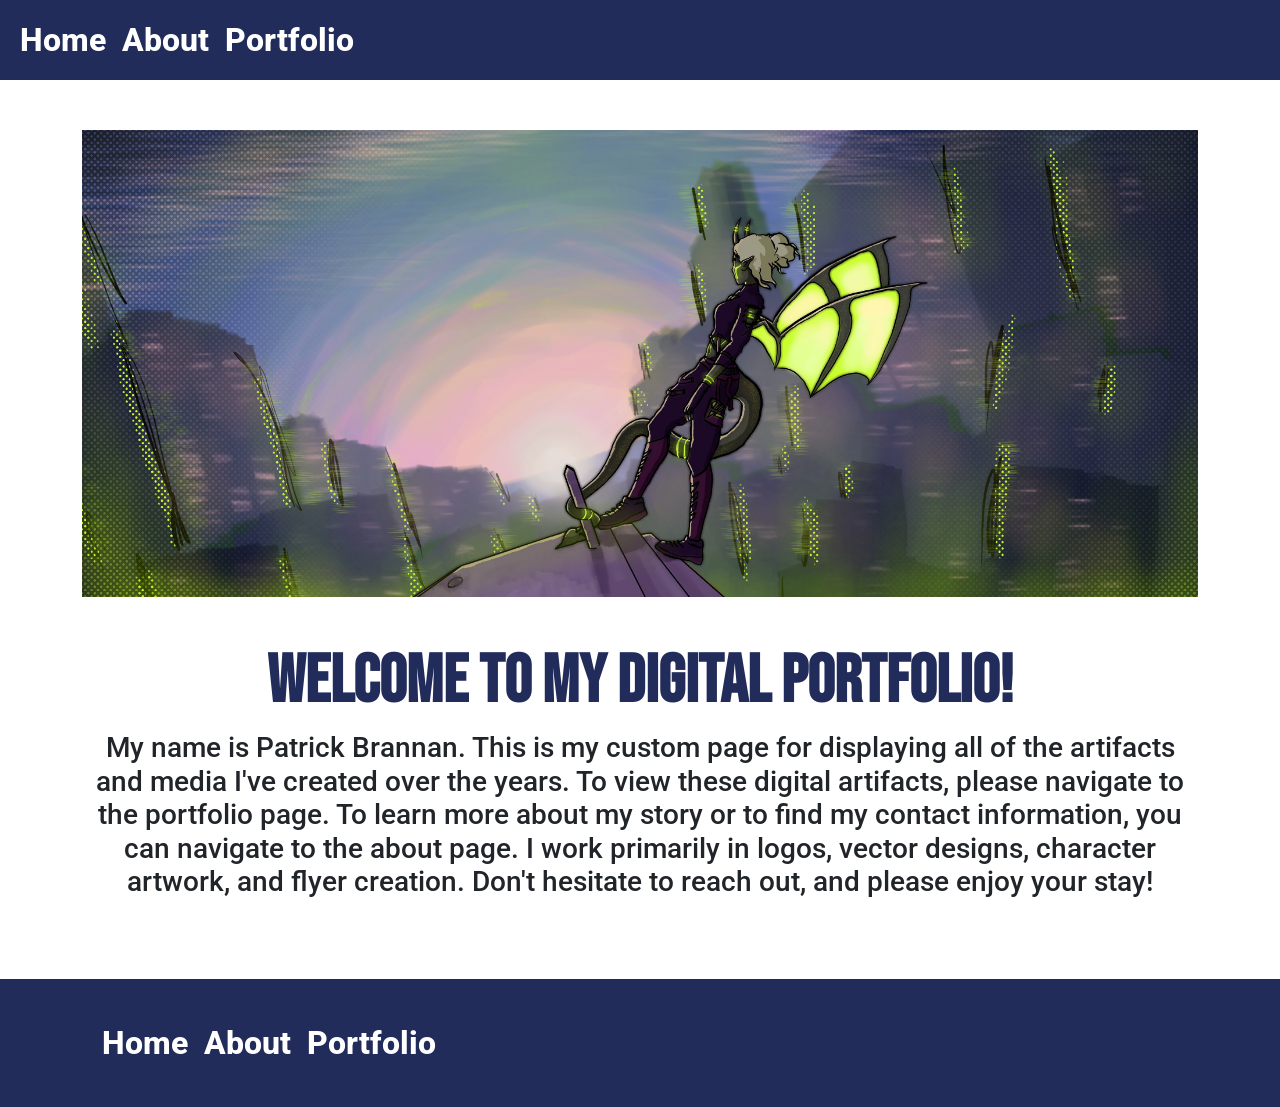
<file: index.html>
<!doctype html>
<html lang="en">
  <head>
    <meta charset="utf-8">
    <meta name="viewport" content="width=device-width, initial-scale=1">
    <title>Home - Patrick Brannan</title>
    <link href="https://cdn.jsdelivr.net/npm/bootstrap@5.3.8/dist/css/bootstrap.min.css" rel="stylesheet" integrity="sha384-sRIl4kxILFvY47J16cr9ZwB07vP4J8+LH7qKQnuqkuIAvNWLzeN8tE5YBujZqJLB" crossorigin="anonymous">
    <link rel="preconnect" href="https://fonts.googleapis.com">
    <link rel="preconnect" href="https://fonts.gstatic.com" crossorigin>
    <link href="https://fonts.googleapis.com/css2?family=Alice&family=Quicksand:wght@300..700&display=swap" rel="stylesheet"> 
    <link href="https://fonts.googleapis.com/css2?family=Bebas+Neue&family=Roboto:ital,wght@0,100..900;1,100..900&display=swap" rel="stylesheet">
    <link href="https://fonts.googleapis.com/css2?family=Bonheur+Royale&display=swap" rel="stylesheet">
    <link rel="stylesheet" href="css/style.css">
    <link rel="stylesheet" href="https://cdn.jsdelivr.net/npm/bootstrap-icons@1.13.1/font/bootstrap-icons.min.css">


</head>
  <body>
    <nav class="navbar navbar-expand-lg bg-custom">
        <div class="container-fluid">
            <button class="navbar-toggler" type="button" data-bs-toggle="collapse" data-bs-target="#navbarNav" aria-controls="navbarNav" aria-expanded="false" aria-label="Toggle navigation" style="background-color: white;">
              <span class="navbar-toggler-icon" ></span>
            </button>
            <div class="collapse navbar-collapse" id="navbarNav">
              <ul class="navbar-nav">
                <li class="nav-item">
                  <a class="nav-link" href="index.html" > Home</a>
                </li>
                <li class="nav-item">
                  <a class="nav-link" href="about.html" > About</a>
                </li>
                <li class="nav-item">
                  <a class="nav-link" href="gallery.html" > Portfolio</a>
                </li>
                </ul>
            </div>
            </div>
        </nav>



        <div class="container">
    <div>
      <div style="text-align: center;">
        <img src="images/Misc - Casimir Hase.jpg" alt="castle ravenloft" class="img-fluid" width="1300" style="margin-top: 50px;">
        <br>
      </div> 
    </div>
    <div class="row mt-4" ></div>
      <div class="col-lg-12" style="text-align: center; font-size: 96px; margin-top: 20px;">
          <h1> Welcome to my digital portfolio! <br></h1>
        </div>
      </div>



    <div class="container">
      <h2 style="text-align: center;">
        My name is Patrick Brannan. This is my custom page for displaying all of the artifacts and media I've created over the years. To view these digital artifacts, please navigate to the portfolio page. To learn more about my story
        or to find my contact information, you can navigate to the about page.  
        I work primarily in logos, vector designs, character artwork, and flyer creation. Don't hesitate to reach out, and please enjoy your stay!
      </h2>
    </div><br>

    

    <footer class="footer mt-5 py-4">
      <div class="text-center">
        <div class="container">
          <nav class="navbar navbar-expand-lg bg-custom">
        <div class="container-fluid">
            <button class="navbar-toggler" type="button" data-bs-toggle="collapse" data-bs-target="#navbarNav" aria-controls="navbarNav" aria-expanded="false" aria-label="Toggle navigation" style="background-color: white;">
              <span class="navbar-toggler-icon" ></span>
            </button>
            <div class="collapse navbar-collapse" id="navbarNav">
              <ul class="navbar-nav">
                <li class="nav-item">
                  <a class="nav-link" href="index.html" > Home</a>
                </li>
                <li class="nav-item">
                  <a class="nav-link" href="about.html" > About</a>
                </li>
                <li class="nav-item">
                  <a class="nav-link" href="gallery.html" > Portfolio</a>
                </li>
                </ul>
            </div>
            </div>
        </nav>
        </div>
      </div>
    </footer>

    <script src="https://cdn.jsdelivr.net/npm/bootstrap@5.3.8/dist/js/bootstrap.bundle.min.js" integrity="sha384-FKyoEForCGlyvwx9Hj09JcYn3nv7wiPVlz7YYwJrWVcXK/BmnVDxM+D2scQbITxI" crossorigin="anonymous"></script>
  </body>
</html>
</file>
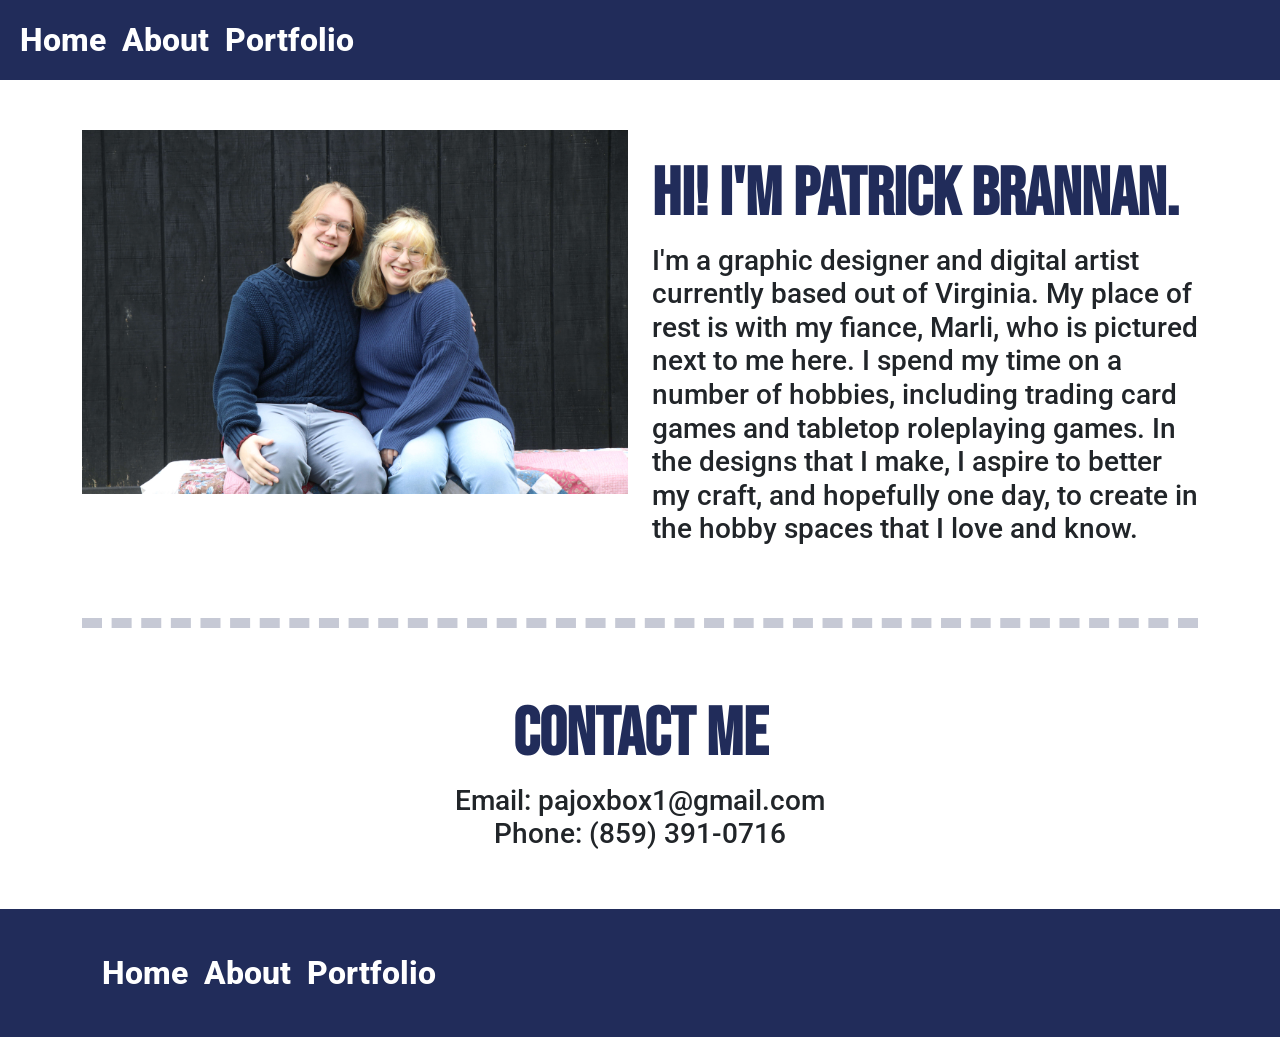
<file: about.html>
<!doctype html>
<html lang="en">
  <head>
    <meta charset="utf-8">
    <meta name="viewport" content="width=device-width, initial-scale=1">
    <title>About - Patrick Brannan</title>
    <link href="https://cdn.jsdelivr.net/npm/bootstrap@5.3.8/dist/css/bootstrap.min.css" rel="stylesheet" integrity="sha384-sRIl4kxILFvY47J16cr9ZwB07vP4J8+LH7qKQnuqkuIAvNWLzeN8tE5YBujZqJLB" crossorigin="anonymous">
    <link rel="preconnect" href="https://fonts.googleapis.com">
    <link rel="preconnect" href="https://fonts.gstatic.com" crossorigin>
    <link href="https://fonts.googleapis.com/css2?family=Alice&family=Quicksand:wght@300..700&display=swap" rel="stylesheet"> 
    <link href="https://fonts.googleapis.com/css2?family=Bebas+Neue&family=Roboto:ital,wght@0,100..900;1,100..900&display=swap" rel="stylesheet">
    <link href="https://fonts.googleapis.com/css2?family=Bonheur+Royale&display=swap" rel="stylesheet">
    <link rel="stylesheet" href="css/style.css">
    <link rel="stylesheet" href="https://cdn.jsdelivr.net/npm/bootstrap-icons@1.13.1/font/bootstrap-icons.min.css">


</head>
  <body>
    <nav class="navbar navbar-expand-lg bg-custom">
        <div class="container-fluid">
            <button class="navbar-toggler" type="button" data-bs-toggle="collapse" data-bs-target="#navbarNav" aria-controls="navbarNav" aria-expanded="false" aria-label="Toggle navigation" style="background-color: white;">
              <span class="navbar-toggler-icon" ></span>
            </button>
            <div class="collapse navbar-collapse" id="navbarNav">
              <ul class="navbar-nav">
                <li class="nav-item">
                  <a class="nav-link" href="index.html" > Home</a>
                </li>
                <li class="nav-item">
                  <a class="nav-link" href="about.html" > About</a>
                </li>
                <li class="nav-item">
                  <a class="nav-link" href="gallery.html" > Portfolio</a>
                </li>
                </ul>
            </div>
            </div>
        </nav>


        <div class="container">
          <div class="row" style="margin-top: 50px; margin-bottom: 50px;">
            <div class="col-lg-6">
              <img src="images/Headshot.jpg" alt="sweatshirt cassandra" class="img-fluid" width="600" >
            </div>
        
            <div class="col-lg-6">
              <br><h1>Hi! I'm Patrick Brannan.</h1>
              <h2>I'm a graphic designer and digital artist currently based out of Virginia. My place of rest is with my fiance, Marli, who is pictured next to me here. I spend my time on a number of hobbies, 
                including trading card games and tabletop roleplaying games. In the designs that I make, I aspire to better my craft, and hopefully one day, to create in
                the hobby spaces that I love and know. </h2><br><br>
            </div>

            <div class="col-lg-12">
              <hr style="border: #212c5a; border-top: 10px dashed #212c5a;">
            </div>
          </div>

          <div class="row" style="margin-bottom: 50px; text-align: center;">
            <div class="col-lg-12">
              <h1>Contact Me</h1><h2>Email: pajoxbox1@gmail.com<br>Phone: (859) 391-0716<br></h2>
            </div>
          </div>

        </div>
  
    <footer class="footer mt-5 py-4">
      <div class="text-center">
        <div class="container">
          <nav class="navbar navbar-expand-lg bg-custom">
        <div class="container-fluid">
            <button class="navbar-toggler" type="button" data-bs-toggle="collapse" data-bs-target="#navbarNav" aria-controls="navbarNav" aria-expanded="false" aria-label="Toggle navigation" style="background-color: white;">
              <span class="navbar-toggler-icon" ></span>
            </button>
            <div class="collapse navbar-collapse" id="navbarNav">
              <ul class="navbar-nav">
                <li class="nav-item">
                  <a class="nav-link" href="index.html" > Home</a>
                </li>
                <li class="nav-item">
                  <a class="nav-link" href="about.html" > About</a>
                </li>
                <li class="nav-item">
                  <a class="nav-link" href="gallery.html" > Portfolio</a>
                </li>
                </ul>
            </div>
            </div>
        </nav>
        </div>
      </div>
    </footer>

    <script src="https://cdn.jsdelivr.net/npm/bootstrap@5.3.8/dist/js/bootstrap.bundle.min.js" integrity="sha384-FKyoEForCGlyvwx9Hj09JcYn3nv7wiPVlz7YYwJrWVcXK/BmnVDxM+D2scQbITxI" crossorigin="anonymous"></script>
  </body>
</html>
</file>
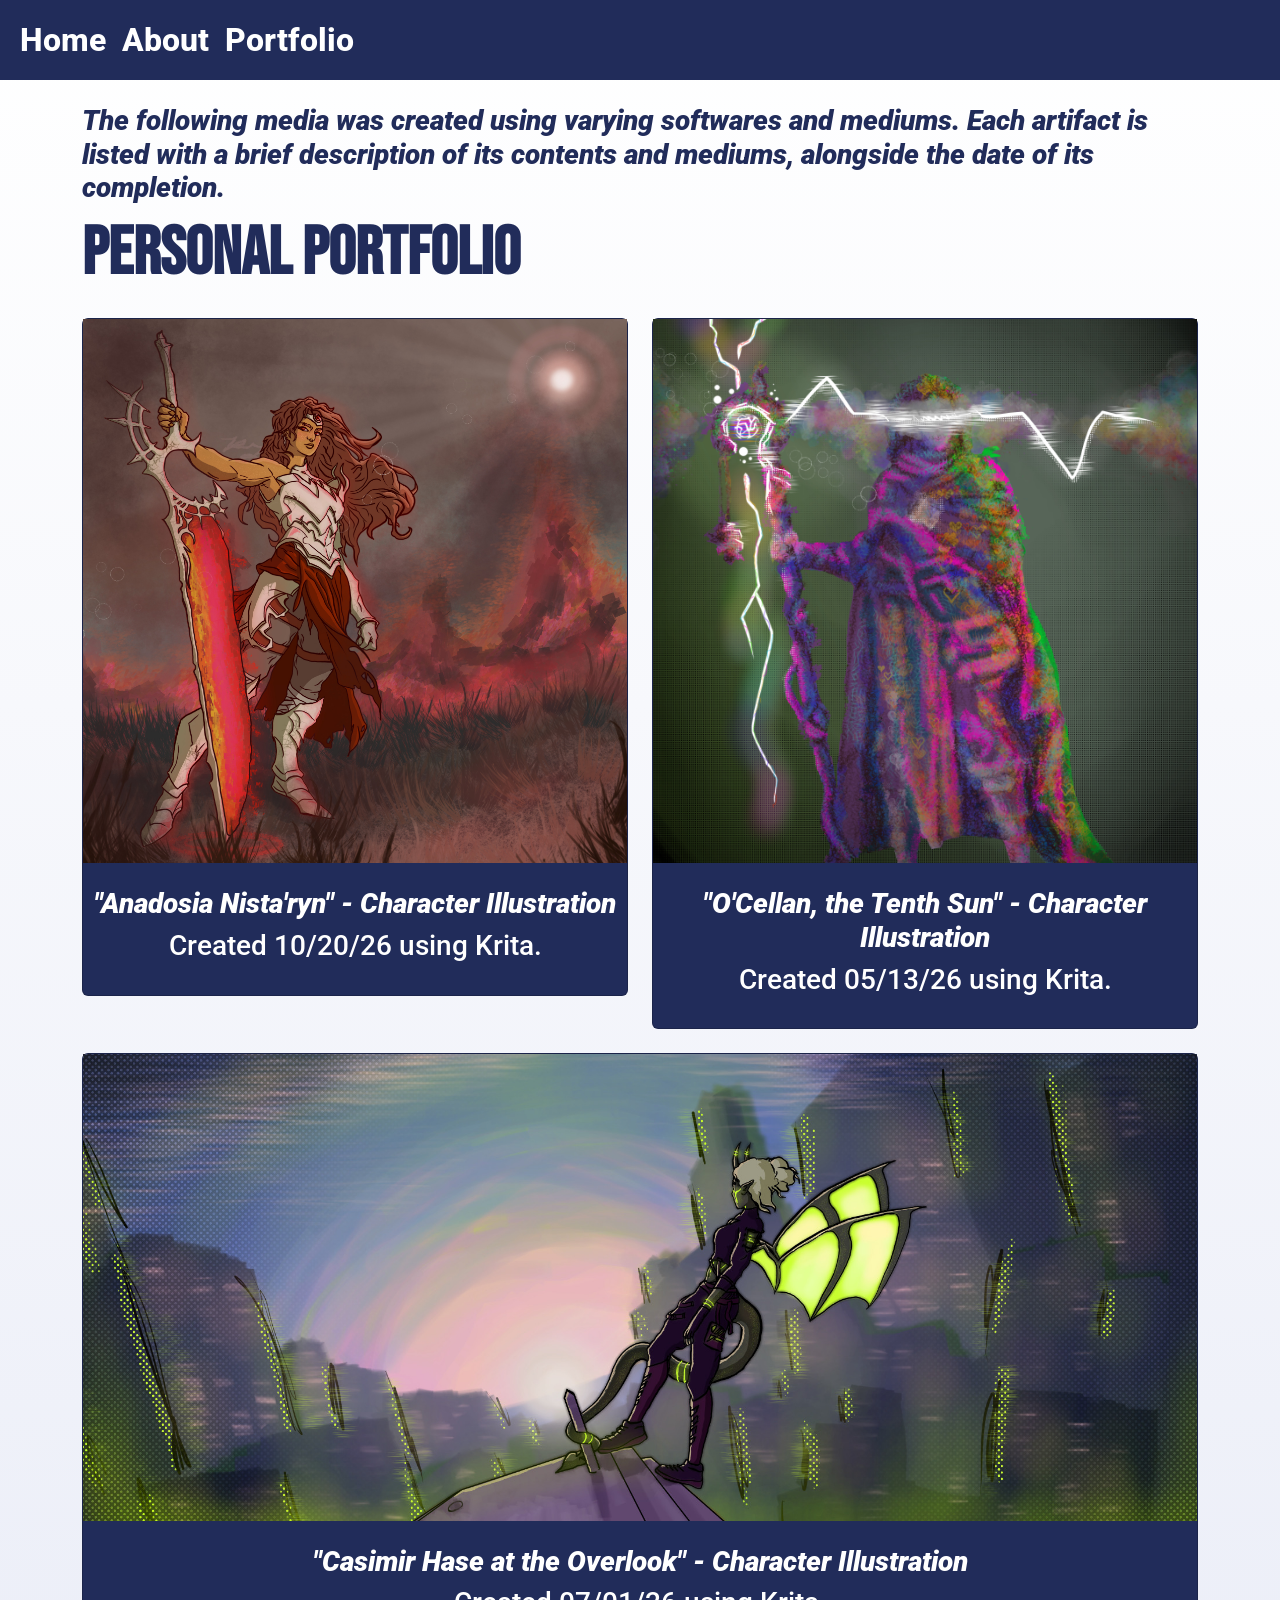
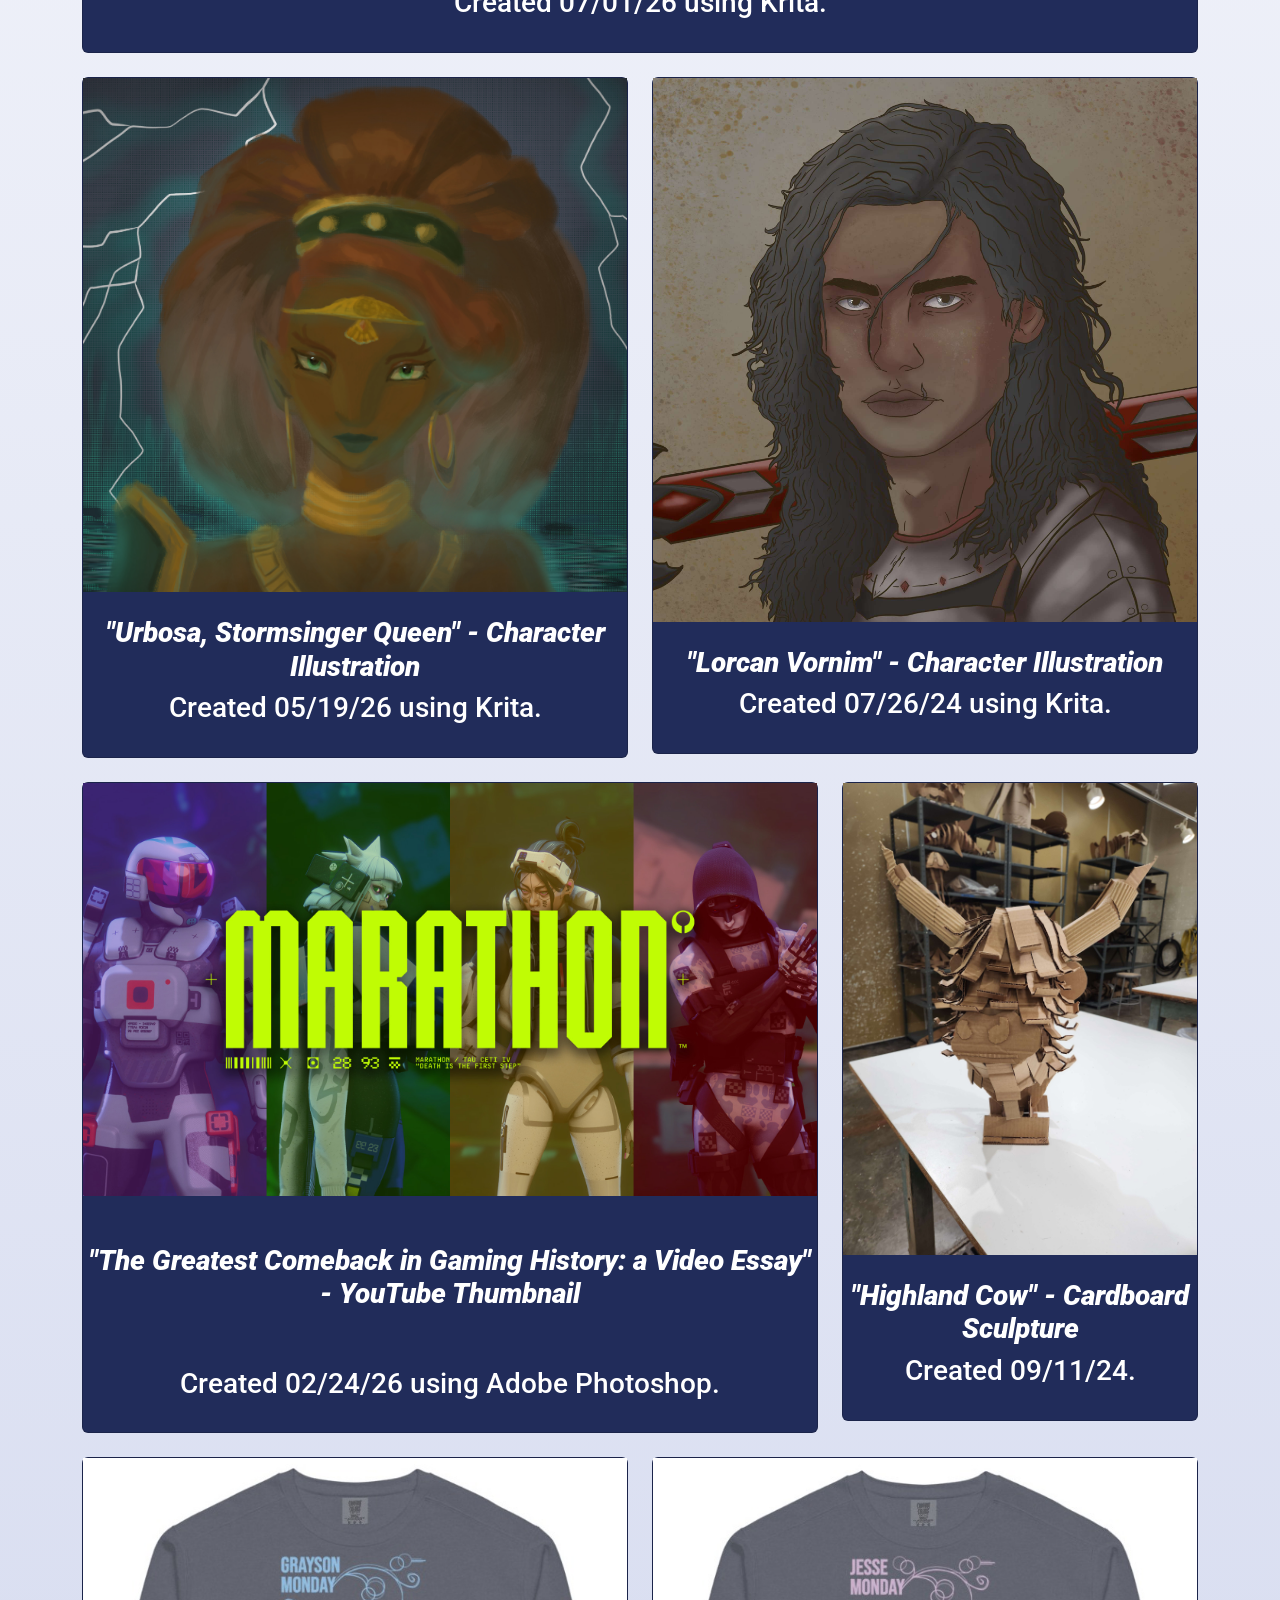
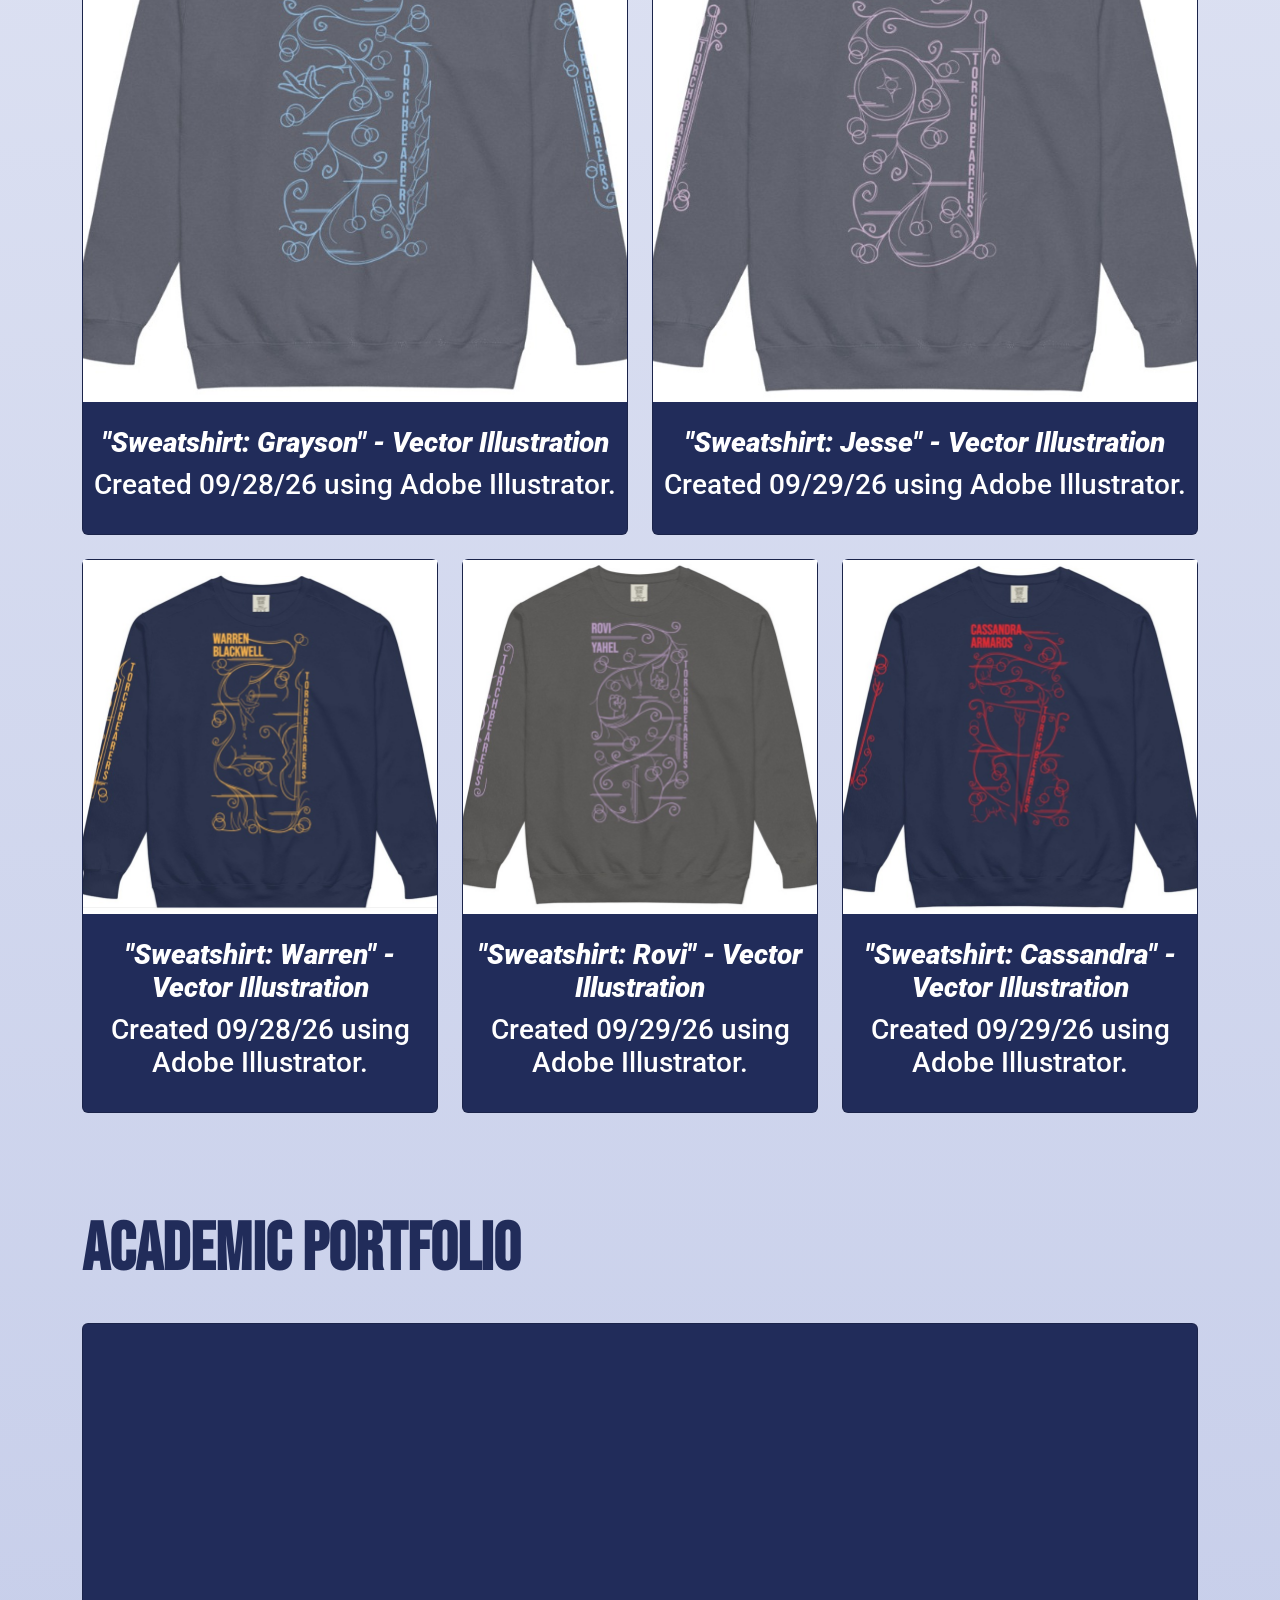
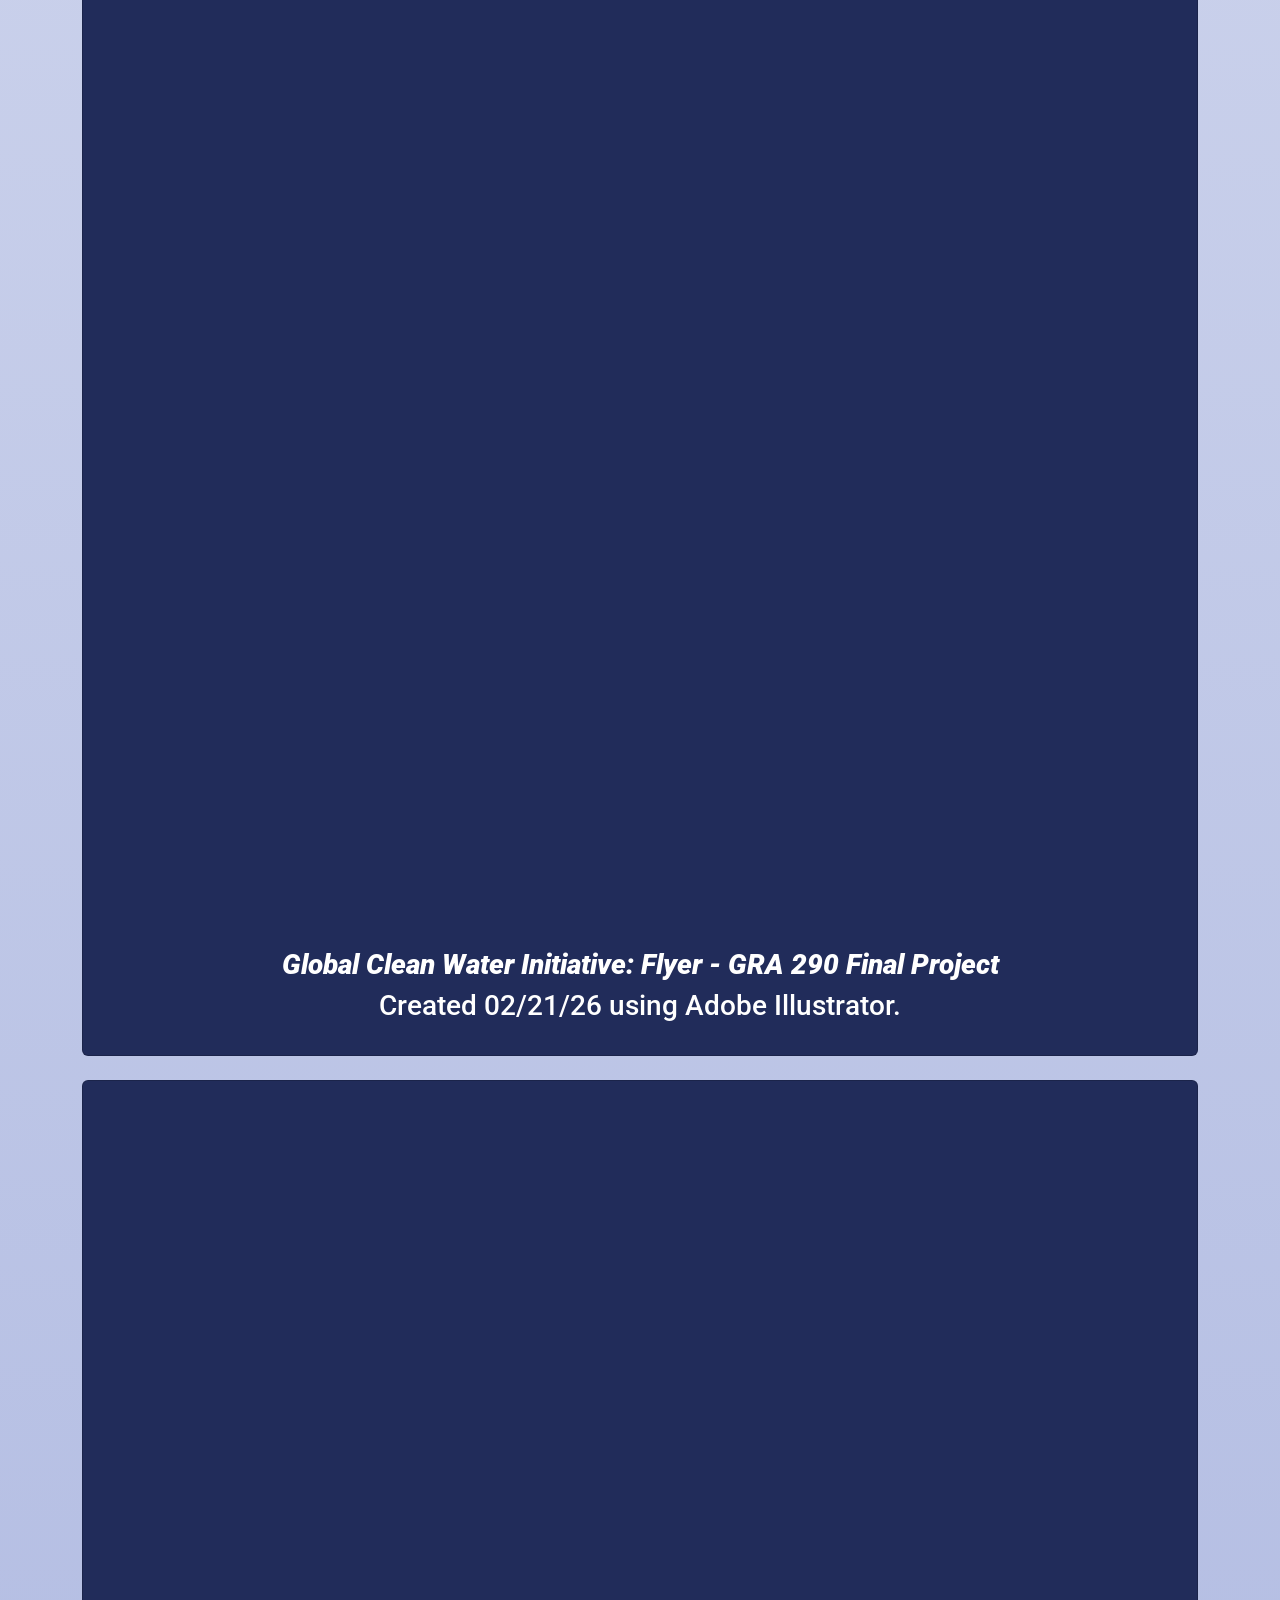
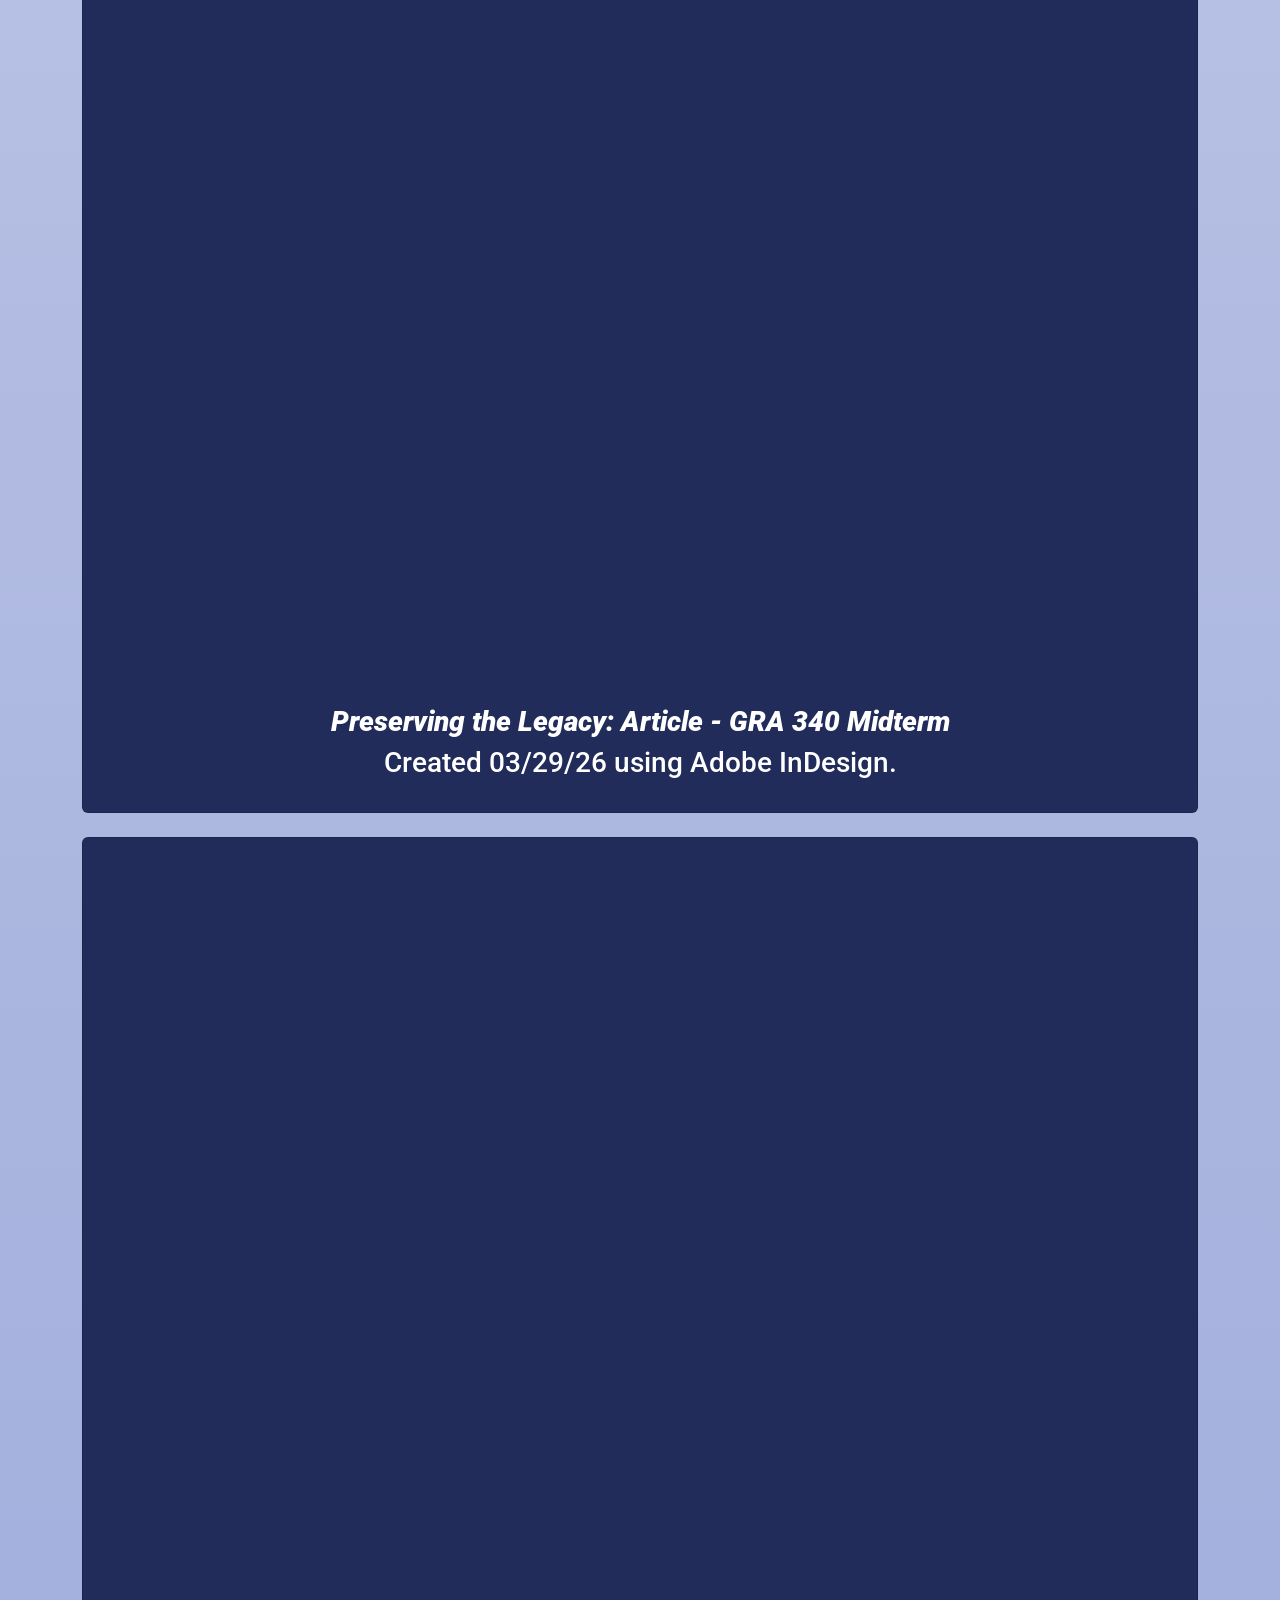
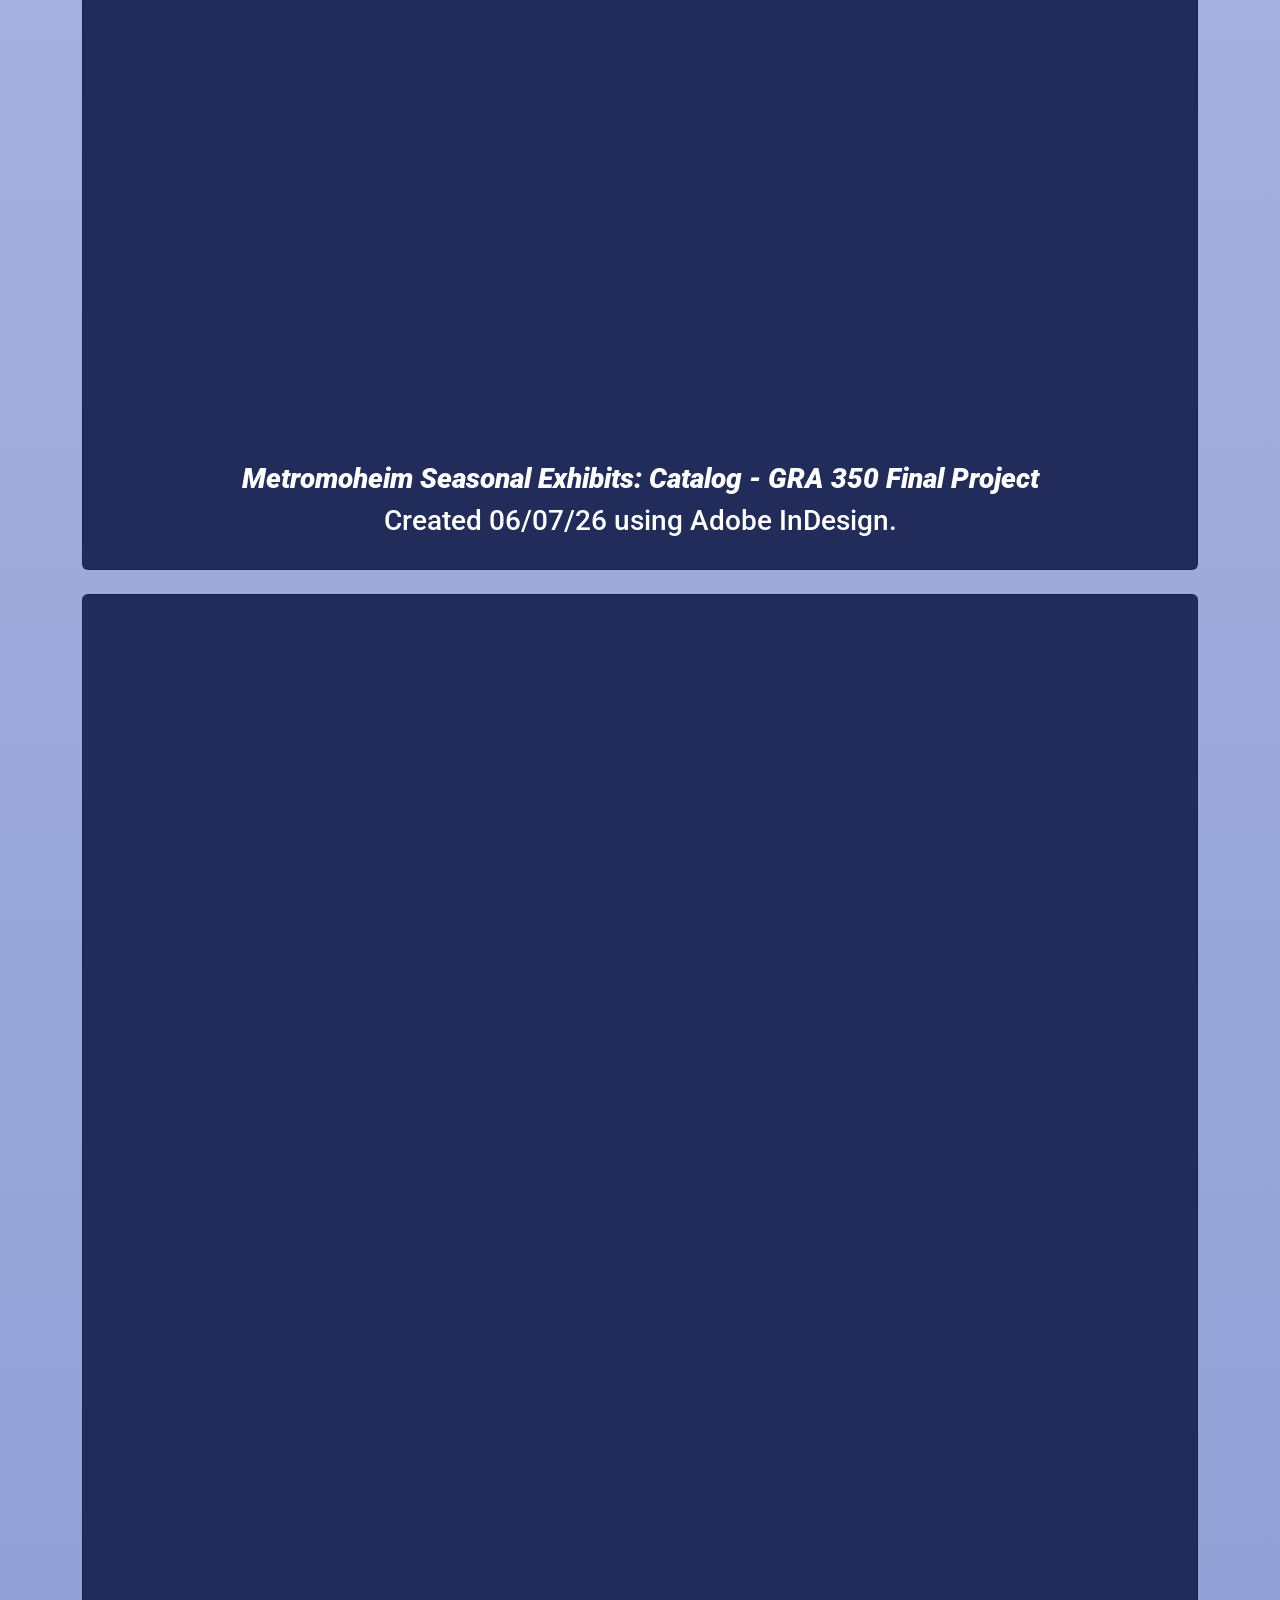
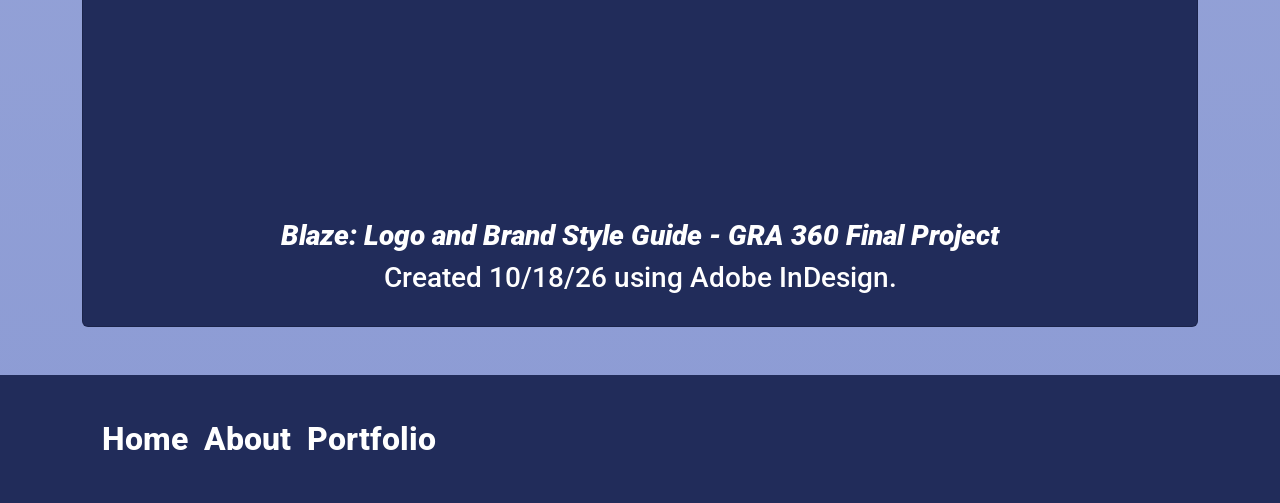
<file: gallery.html>
<!doctype html>
<html lang="en">
  <head>
    <meta charset="utf-8">
    <meta name="viewport" content="width=device-width, initial-scale=1">
    <title>Portfolio - Patrick Brannan</title>
    <link href="https://cdn.jsdelivr.net/npm/bootstrap@5.3.8/dist/css/bootstrap.min.css" rel="stylesheet" integrity="sha384-sRIl4kxILFvY47J16cr9ZwB07vP4J8+LH7qKQnuqkuIAvNWLzeN8tE5YBujZqJLB" crossorigin="anonymous">
    <link rel="preconnect" href="https://fonts.googleapis.com">
    <link rel="preconnect" href="https://fonts.gstatic.com" crossorigin>
    <link href="https://fonts.googleapis.com/css2?family=Alice&family=Quicksand:wght@300..700&display=swap" rel="stylesheet"> 
    <link href="https://fonts.googleapis.com/css2?family=Bebas+Neue&family=Roboto:ital,wght@0,100..900;1,100..900&display=swap" rel="stylesheet">
    <link href="https://fonts.googleapis.com/css2?family=Bonheur+Royale&display=swap" rel="stylesheet">
    <link rel="stylesheet" href="css/style.css">
    <link rel="stylesheet" href="https://cdn.jsdelivr.net/npm/bootstrap-icons@1.13.1/font/bootstrap-icons.min.css">


</head>
  <body style="background:-webkit-repeating-linear-gradient(#fff, #8c9bd4);">
    <nav class="navbar navbar-expand-lg bg-custom">
        <div class="container-fluid">
            <button class="navbar-toggler" type="button" data-bs-toggle="collapse" data-bs-target="#navbarNav" aria-controls="navbarNav" aria-expanded="false" aria-label="Toggle navigation" style="background-color: white;">
              <span class="navbar-toggler-icon" ></span>
            </button>
            <div class="collapse navbar-collapse" id="navbarNav">
              <ul class="navbar-nav">
                <li class="nav-item">
                  <a class="nav-link" href="index.html" > Home</a>
                </li>
                <li class="nav-item">
                  <a class="nav-link" href="about.html" > About</a>
                </li>
                <li class="nav-item">
                  <a class="nav-link" href="gallery.html" > Portfolio</a>
                </li>
                </ul>
            </div>
            </div>
        </nav>



  <div class="container mt-4">
            <h3>
              The following media was created using varying softwares and mediums. Each artifact is listed with a brief description of its contents and mediums, alongside the date of its completion.
            </h3>
    <h1>Personal Portfolio</h1>
            
    <div class="row mt-4" style="text-align: center;">
      
      <div class="col-lg-6">
            <div class="card" style="background-color: #212c5a;">
        <img src="images/Ember - Anadosia Nista'ryn, of the Oath of Determination.jpg" alt="Anadosia" class="img-fluid" width="640" >
        <br><h4>"Anadosia Nista'ryn" - Character Illustration</h4><h5>Created 10/20/26 using Krita.</h5><br>
            </div><br>
      </div>

      <div class="col-lg-6">
            <div class="card" style="background-color: #212c5a;">
        <img src="images/Ember - O'cellan, Light of the Tenth Sun.jpg" alt="O'Cellan" class="img-fluid" width="640" >
        <br><h4>"O'Cellan, the Tenth Sun" - Character Illustration</h4><h5>Created 05/13/26 using Krita.</h5><br>
              </div><br>
      </div>

      <div class="col-lg-12">
            <div class="card" style="background-color: #212c5a;">
        <img src="images/Misc - Casimir Hase.jpg" alt="Casimir" class="img-fluid" width="1300" >
        <br><h4>"Casimir Hase at the Overlook" - Character Illustration</h4><h5>Created 07/01/26 using Krita.</h5><br>
              </div><br>
      </div>

      <div class="col-lg-6">
            <div class="card" style="background-color: #212c5a;">
        <img src="images/Misc - Urbosa, Stormsinger.jpg" alt="Urbosa" class="img-fluid" width="640" >
        <br><h4>"Urbosa, Stormsinger Queen" - Character Illustration</h4><h5>Created 05/19/26 using Krita.</h5><br>
            </div><br>
      </div>

      <div class="col-lg-6">
            <div class="card" style="background-color: #212c5a;">
        <img src="images/Othea - Lorcan Vornim.jpg" alt="Lorcan" class="img-fluid" width="640" >
        <br><h4>"Lorcan Vornim" - Character Illustration</h4><h5>Created 07/26/24 using Krita.</h5><br>
              </div><br>
      </div>

      <div class="col-lg-8">
            <div class="card" style="background-color: #212c5a;">
        <img src="images/The Greatest Comeback in Gaming History.jpg" alt="youtube thumbnail" class="img-fluid" width="1300" >
        <br><br><h4>"The Greatest Comeback in Gaming History: a Video Essay" - YouTube Thumbnail</h4><br><br><h5>Created 02/24/26 using Adobe Photoshop.</h5><br>
              </div><br>
      </div>

      <div class="col-lg-4">
            <div class="card" style="background-color: #212c5a;">
        <img src="images/Misc - Highland Cow Cardboard Sculpture.jpg" alt="cardboard cow sculpture" class="img-fluid" width="1300" >
        <br><h4>"Highland Cow" - Cardboard Sculpture</h4><h5>Created 09/11/24.</h5><br>
              </div><br>
      </div>

      <div class="col-lg-6">
            <div class="card" style="background-color: #212c5a;">
        <img src="images/Gray_cropped.jpg" alt="sweatshirt grayson" class="img-fluid" width="640" >
        <br><h4>"Sweatshirt: Grayson" - Vector Illustration</h4><h5>Created 09/28/26 using Adobe Illustrator.</h5><br>
            </div><br>
      </div>

      <div class="col-lg-6">
            <div class="card" style="background-color: #212c5a;">
        <img src="images/Jesse_cropped.jpg" alt="sweatshirt jesse" class="img-fluid" width="640" >
        <br><h4>"Sweatshirt: Jesse" - Vector Illustration</h4><h5>Created 09/29/26 using Adobe Illustrator.</h5><br>
              </div><br>
      </div>

      <div class="col-lg-4">
            <div class="card" style="background-color: #212c5a;">
        <img src="images/Warren_cropped.jpg" alt="sweatshirt warren" class="img-fluid" width="640" >
        <br><h4>"Sweatshirt: Warren" - Vector Illustration</h4><h5>Created 09/28/26 using Adobe Illustrator.</h5><br>
            </div><br>
      </div>

      <div class="col-lg-4">
            <div class="card" style="background-color: #212c5a;">
        <img src="images/Rovi_cropped.jpg" alt="sweatshirt rovi" class="img-fluid" width="640" >
        <br><h4>"Sweatshirt: Rovi" - Vector Illustration</h4><h5>Created 09/29/26 using Adobe Illustrator.</h5><br>
              </div><br>
      </div>

      <div class="col-lg-4">
            <div class="card" style="background-color: #212c5a;">
        <img src="images/Cass_cropped.jpg" alt="sweatshirt cassandra" class="img-fluid" width="640" >
        <br><h4>"Sweatshirt: Cassandra" - Vector Illustration</h4><h5>Created 09/29/26 using Adobe Illustrator.</h5><br>
              </div><br><br><br>
      </div>
    </div>

      <div class="row mt-4">
        <h1>Academic Portfolio</h1>
      </div>

      <div class="row mt-4" style="text-align: center;">
        <div class="col-lg-12">
        <div class="card" style="background-color: #212c5a;">
        <object data="GRA 290 7-1 Project - Flyer Mock-up.pdf" type="application/pdf" width="100%" height="1200px">
          <iframe src="GRA 290 7-1 Project - Flyer Mock-up.pdf" width="100%" height="600px" style="border: #212c5a;">
            <p>Your browser doesn't support embedded PDFs. 
              <a href="GRA 290 7-1 Project - Flyer Mock-up.pdf">Click here to download the PDF</a>.
            </p>
          </iframe>
        </object>
            <br><h4>Global Clean Water Initiative: Flyer - GRA 290 Final Project</h4><h5>Created 02/21/26 using Adobe Illustrator.</h5><br>
          </div>
        
        <div class="col-lg-12 mt-4">
        <div class="card" style="background-color: #212c5a;">
        <object data="GRA 340 4-2 Activity.pdf" type="application/pdf" width="100%" height="1200px">
          <iframe src="GRA 340 4-2 Activity.pdf" width="100%" height="600px" style="border: #212c5a;">
            <p>Your browser doesn't support embedded PDFs. 
              <a href="GRA 340 4-2 Activity.pdf">Click here to download the PDF</a>.
            </p>
          </iframe>
        </object>
            <br><h4>Preserving the Legacy: Article - GRA 340 Midterm</h4><h5>Created 03/29/26 using Adobe InDesign.</h5><br>
          </div>
        </div>

        <div class="col-lg-12 mt-4">
        <div class="card" style="background-color: #212c5a;">
        <object data="GRA 350 5-1 Project One.pdf" type="application/pdf" width="100%" height="1200px">
          <iframe src="GRA 350 5-1 Project One.pdf" width="100%" height="600px" style="border: #212c5a;">
            <p>Your browser doesn't support embedded PDFs. 
              <a href="GRA 350 5-1 Project One.pdf">Click here to download the PDF</a>.
            </p>
          </iframe>
        </object>
            <br><h4>Metromoheim Seasonal Exhibits: Catalog - GRA 350 Final Project</h4><h5>Created 06/07/26 using Adobe InDesign.</h5><br>
          </div>
        </div>

        <div class="col-lg-12 mt-4">
        <div class="card" style="background-color: #212c5a;">
        <object data="GRA 360 7-1 Project.pdf" type="application/pdf" width="100%" height="1200px">
          <iframe src="GRA 360 7-1 Project.pdf" width="100%" height="600px" style="border: #212c5a;">
            <p>Your browser doesn't support embedded PDFs. 
              <a href="GRA 360 7-1 Project.pdf">Click here to download the PDF</a>.
            </p>
          </iframe>
        </object>
            <br><h4>Blaze: Logo and Brand Style Guide - GRA 360 Final Project</h4><h5>Created 10/18/26 using Adobe InDesign.</h5><br>
          </div>
        </div>

      </div>
    </div>
    </div>

    <footer class="footer mt-5 py-4">
      <div class="text-center">
        <div class="container">
          <nav class="navbar navbar-expand-lg bg-custom">
        <div class="container-fluid">
            <button class="navbar-toggler" type="button" data-bs-toggle="collapse" data-bs-target="#navbarNav" aria-controls="navbarNav" aria-expanded="false" aria-label="Toggle navigation" style="background-color: white;">
              <span class="navbar-toggler-icon" ></span>
            </button>
            <div class="collapse navbar-collapse" id="navbarNav">
              <ul class="navbar-nav">
                <li class="nav-item">
                  <a class="nav-link" href="index.html" > Home</a>
                </li>
                <li class="nav-item">
                  <a class="nav-link" href="about.html" > About</a>
                </li>
                <li class="nav-item">
                  <a class="nav-link" href="gallery.html" > Portfolio</a>
                </li>
                </ul>
            </div>
            </div>
        </nav>
        </div>
      </div>
    </footer>

    <script src="https://cdn.jsdelivr.net/npm/bootstrap@5.3.8/dist/js/bootstrap.bundle.min.js" integrity="sha384-FKyoEForCGlyvwx9Hj09JcYn3nv7wiPVlz7YYwJrWVcXK/BmnVDxM+D2scQbITxI" crossorigin="anonymous"></script>
  </body>
</html>
</file>
<file: css/style.css>
.nav-link:link {
  font-family: "Roboto", sans-serif;
  font-style: normal;
  color: #ffffff;
  font-size: 32px;
  font-weight: 800;
}

.bebas-neue-regular {
  font-family: "Bebas Neue", sans-serif;
  font-weight: 400;
  font-style: normal;
}

.bonheur-royale-regular {
  font-family: "Bonheur Royale", cursive;
  font-weight: 400;
  font-style: normal;
}

.nav-link:visited {

color: #ffffff;

}

.nav-link:hover {

color: #506bd6;

}

.bg-custom {

background-color: #212c5a;

}

.footer{

    background-color: #212c5a;
    color:#ffffff;
    font-family: "Bebas Neue", sans-serif;
    font-style: normal;
    font-weight: 400;
}

.bi{

    color:#212c5a;

}

.center-img {
    display: block;
    margin-left: auto;
    margin-right: auto;
    width: 30%;
}

.card-body {
    background-color: #212c5a;
}

.btn-custom {
    background-color:#212c5a;
    color: #ffffff;
    font-family: "Roboto", sans-serif;
    font-size:20px;
    font-weight: 700;
}

.btn-custom:hover {
    background-color:#506bd6;
    color: #ffffff;
}

h1 {
    font-family: "Bebas Neue", serif;
    font-size: 68px;
    font-weight: 900;
    color: #212c5a;
}

h3 {
    font-family: "Roboto", serif;
    font-size: 28px;
    font-weight: 900;
    font-style: italic;
    color: #212c5a;
}

h4 {
    font-family: "Roboto", serif;
    font-size: 28px;
    font-weight: 900;
    font-style: italic;
    color: #ffffff;
}

h6 {
    font-family: "Alice", serif;
    font-size: 24px;
    font-weight: 500;
    
}

h5 {
    font-family: "Roboto", serif;
    font-size: 28px;
    font-weight: 500;
    color: #ffffff;
}

h2 {
    font-family: "Roboto", sans-serif;
    font-size: 28px;
}

p {
    font-family: "Quicksand", sans-serif;
}
</file>
